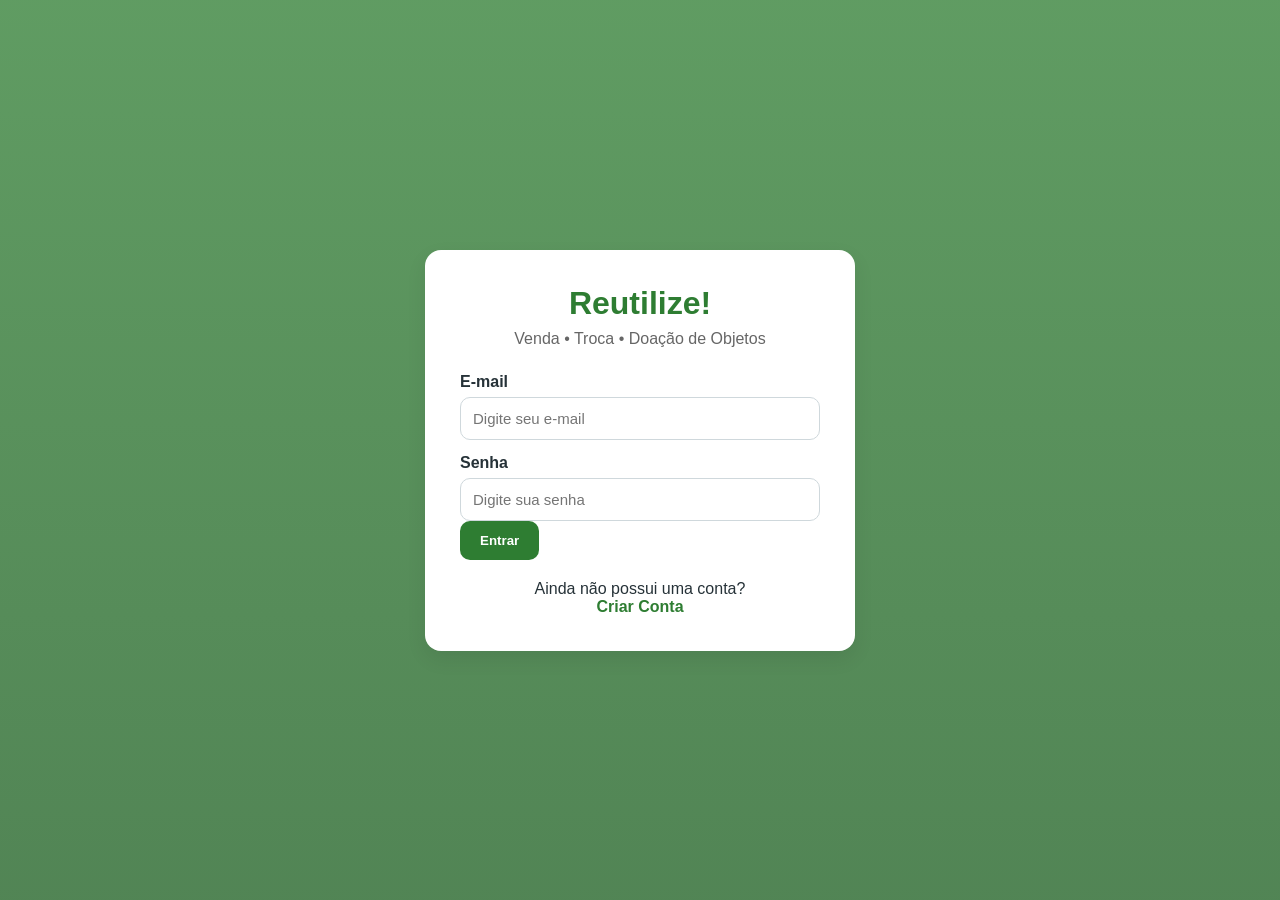
<file: index.html>
<!DOCTYPE html>
<html lang="pt-BR">

<head>

    <meta charset="UTF-8">

    <meta name="viewport" content="width=device-width, initial-scale=1.0">

    <title>Reutilize! - Marketplace Sustentável</title>

    <link rel="stylesheet" href="css/style.css">

</head>

<body>

<header>

    <div class="logo">

        <h1>Reutilize!</h1>

    </div>

    <nav>

        <a href="index.html">Início</a>

        <a href="novo-anuncio.html">Novo Anúncio</a>

        <a href="perfil.html">Meu Perfil</a>

        <button id="btnSair">Sair</button>

    </nav>

</header>

<section class="hero">

    <div class="hero-texto">

        <h2 id="nomeUsuario">Bem-vindo!</h2>

        <p>
            Venda, troque ou doe objetos que você não utiliza mais e contribua
            para um consumo mais sustentável.
        </p>

        <a href="novo-anuncio.html">
            <button class="btn-publicar">
                Publicar Anúncio
            </button>
        </a>

    </div>

</section>

<section class="pesquisa">

    <input
        type="text"
        id="pesquisa"
        placeholder="Pesquisar produtos..."
    >

    <select id="filtroCategoria">

        <option value="">Todas as categorias</option>

        <option>Eletrônicos</option>
        <option>Celulares</option>
        <option>Computadores</option>
        <option>Móveis</option>
        <option>Roupas</option>
        <option>Calçados</option>
        <option>Livros</option>
        <option>Esportes</option>
        <option>Brinquedos</option>
        <option>Outros</option>

    </select>

    <select id="filtroTipo">

        <option value="">Todos</option>

        <option>Venda</option>

        <option>Troca</option>

        <option>Doação</option>

    </select>

</section>


<main class="container">
    <div id="listaAnuncios" class="lista-anuncios">

    </div>

</main>

<footer>

    <p>

        © 2026 Reutilize!

    </p>

    <p>

        Incentivando a reutilização, venda, troca e doação de objetos.

    </p>

</footer>

<script src="js/anuncios.js"></script>

<script>

const anuncios = JSON.parse(localStorage.getItem("anuncios")) || [];

const total = document.getElementById("totalAnuncios");

if(total){

    total.textContent = anuncios.length;

}

</script>

</body>

</html>
</file>
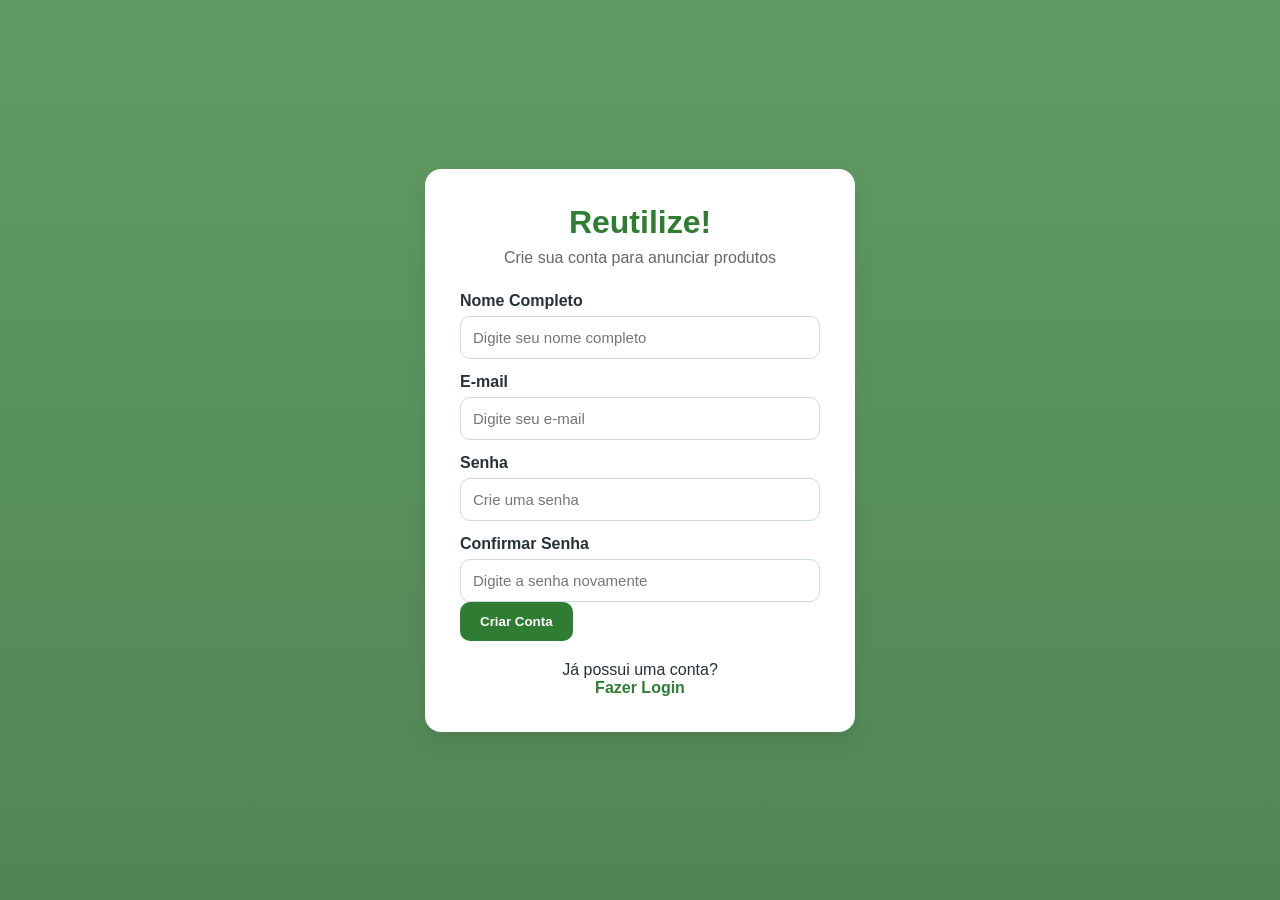
<file: cadastro.html>
<!DOCTYPE html>
<html lang="pt-BR">
<head>
    <meta charset="UTF-8">
    <meta name="viewport" content="width=device-width, initial-scale=1.0">
    <title>Reutilize! - Criar Conta</title>

    <link rel="stylesheet" href="css/style.css">
</head>
<body>

    <div class="login-container">

        <div class="login-card">

            <h1>Reutilize!</h1>

            <p class="subtitulo">
                Crie sua conta para anunciar produtos
            </p>

            <form id="formCadastro">

                <label>Nome Completo</label>
                <input
                    type="text"
                    id="nome"
                    placeholder="Digite seu nome completo"
                    required
                >

                <label>E-mail</label>
                <input
                    type="email"
                    id="email"
                    placeholder="Digite seu e-mail"
                    required
                >

                <label>Senha</label>
                <input
                    type="password"
                    id="senha"
                    placeholder="Crie uma senha"
                    required
                >

                <label>Confirmar Senha</label>
                <input
                    type="password"
                    id="confirmarSenha"
                    placeholder="Digite a senha novamente"
                    required
                >

                <button type="submit">
                    Criar Conta
                </button>

            </form>

            <div class="cadastro">

                <p>Já possui uma conta?</p>

                <a href="login.html">
                    Fazer Login
                </a>

            </div>

        </div>

    </div>

    <script src="js/usuarios.js"></script>

</body>
</html>
</file>
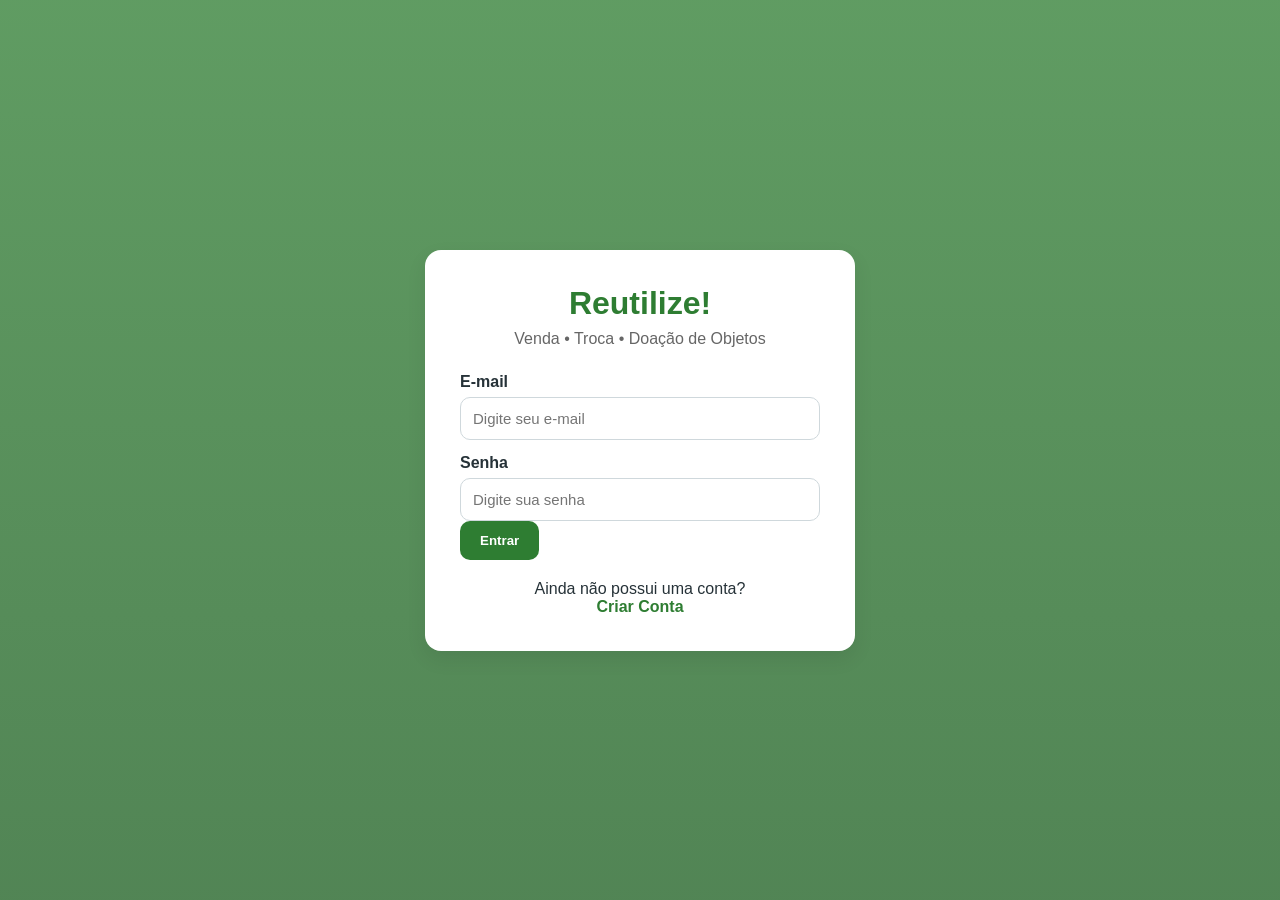
<file: detalhes.html>
<!DOCTYPE html>
<html lang="pt-BR">

<head>

    <meta charset="UTF-8">

    <meta name="viewport" content="width=device-width, initial-scale=1.0">

    <title>Detalhes do Produto</title>

    <link rel="stylesheet" href="css/style.css">

</head>

<body>

<header>

    <div class="logo">

        <h1>Reutilize!</h1>

    </div>

    <nav>

        <a href="index.html">Início</a>

        <a href="novo-anuncio.html">Novo Anúncio</a>

        <a href="perfil.html">Meu Perfil</a>

        <button id="btnSair">Sair</button>

    </nav>

</header>

<main class="container">

    <div id="detalhesProduto">

    </div>

</main>

<script src="js/anuncios.js"></script>

</body>

</html>
</file>
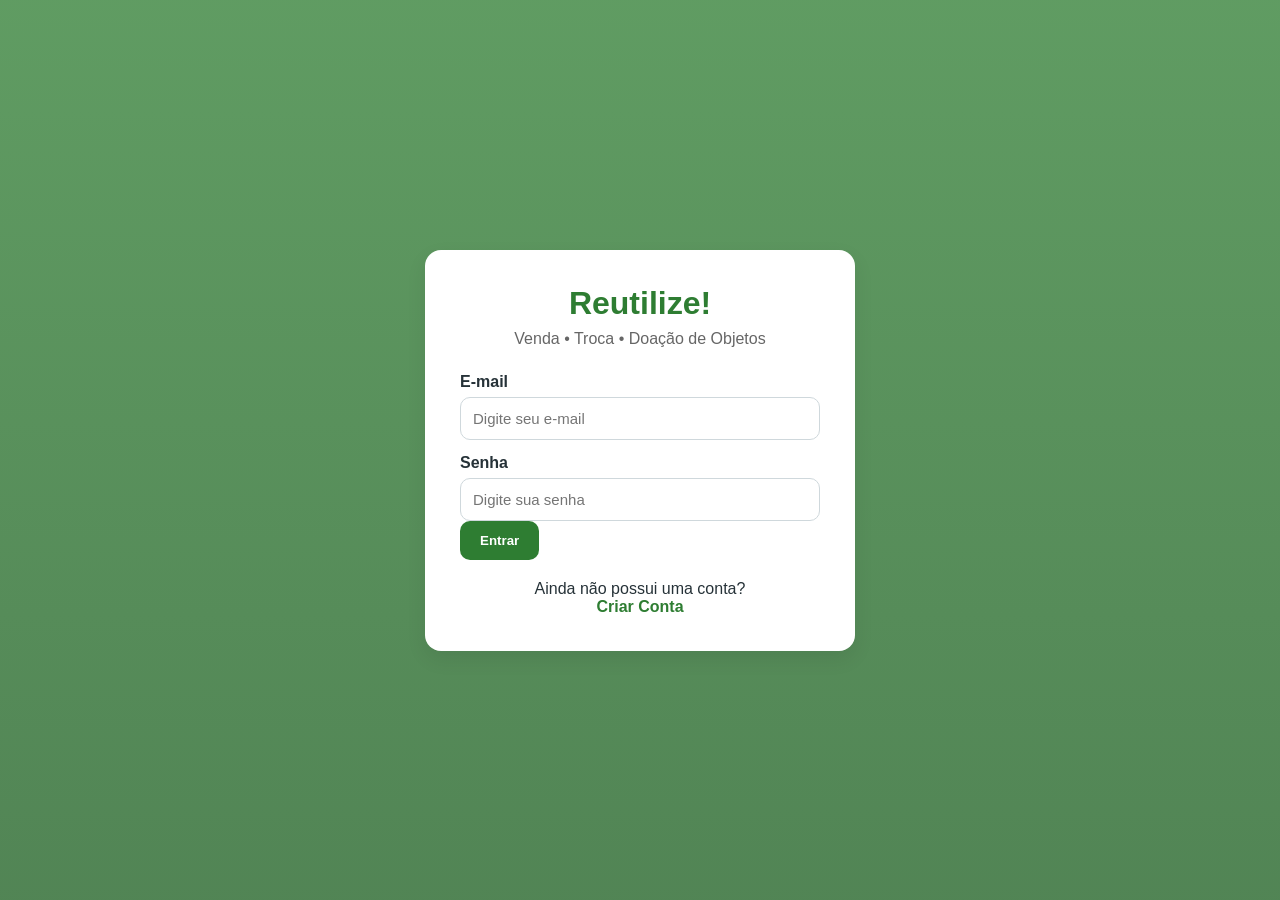
<file: login.html>
<!DOCTYPE html>
<html lang="pt-BR">
<head>
    <meta charset="UTF-8">
    <meta name="viewport" content="width=device-width, initial-scale=1.0">

    <title>Reutilize! - Login</title>

    <link rel="stylesheet" href="css/style.css">
</head>
<body>

    <div class="login-container">

        <div class="login-card">

            <h1>Reutilize!</h1>

            <p class="subtitulo">
                Venda • Troca • Doação de Objetos
            </p>

            <form id="formLogin">

                <label>E-mail</label>

                <input
                    type="email"
                    id="email"
                    placeholder="Digite seu e-mail"
                    required
                >

                <label>Senha</label>

                <input
                    type="password"
                    id="senha"
                    placeholder="Digite sua senha"
                    required
                >

                <button type="submit">
                    Entrar
                </button>

            </form>

            <div class="cadastro">

                <p>Ainda não possui uma conta?</p>

                <a href="cadastro.html">
                    Criar Conta
                </a>

            </div>

        </div>

    </div>

    <script src="js/login.js"></script>

</body>
</html>
</file>
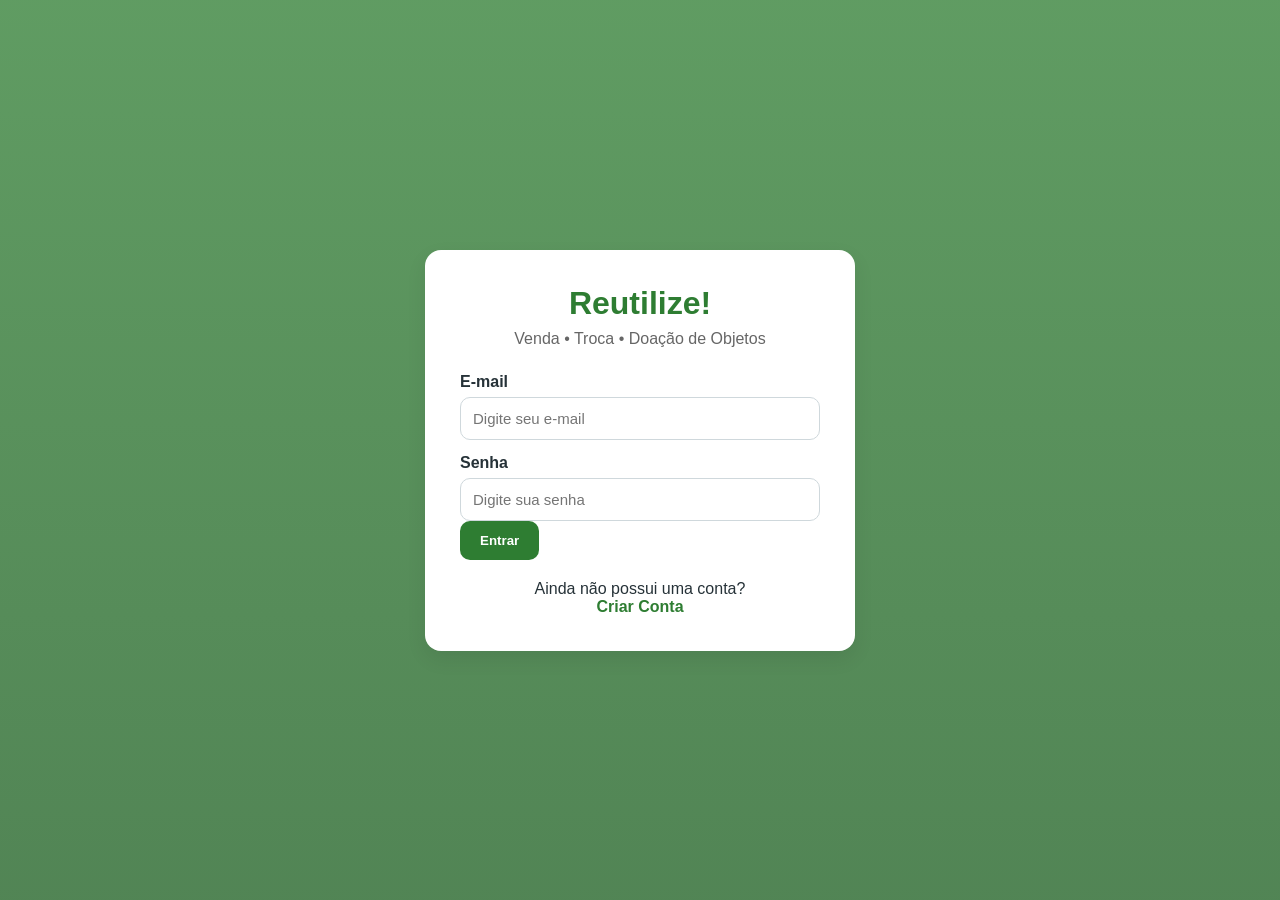
<file: novo-anuncio.html>
<!DOCTYPE html>
<html lang="pt-BR">

<head>
    <meta charset="UTF-8">
    <meta name="viewport" content="width=device-width, initial-scale=1.0">
    <title>Novo Anúncio - Reutilize!</title>

    <link rel="stylesheet" href="css/style.css">
</head>

<body>

<header>

    <div class="logo">
        <h1>Reutilize!</h1>
    </div>

    <nav>
        <a href="index.html">Início</a>
        <a href="perfil.html">Meu Perfil</a>
        <button id="btnSair">Sair</button>
    </nav>

</header>

<main class="container">

    <h2>Novo Anúncio</h2>

    <form id="formAnuncio">

        <label>Título</label>
        <input
            type="text"
            id="titulo"
            required
            placeholder="Ex.: Notebook Dell Inspiron"
        >

        <label>Categoria</label>

        <select id="categoria" required>

            <option value="">Selecione</option>

            <option>Eletrônicos</option>
            <option>Celulares</option>
            <option>Computadores</option>
            <option>Móveis</option>
            <option>Roupas</option>
            <option>Calçados</option>
            <option>Livros</option>
            <option>Esportes</option>
            <option>Brinquedos</option>
            <option>Outros</option>

        </select>

        <label>Tipo do anúncio</label>

        <select id="tipo" required>

            <option value="">Selecione</option>

            <option>Venda</option>
            <option>Troca</option>
            <option>Doação</option>

        </select>

        <div id="campoValor">

            <label>Valor (R$)</label>

            <input
                type="number"
                id="valor"
                min="0"
                step="0.01"
                placeholder="0,00"
            >

        </div>

        <label>Estado do produto</label>

        <select id="estado" required>

            <option>Novo</option>
            <option>Semi Novo</option>
            <option>Usado</option>

        </select>

        <label>Cidade</label>

        <input
            type="text"
            id="cidade"
            required
        >

        <label>Telefone para contato</label>

        <input
            type="tel"
            id="telefone"
            placeholder="(00) 00000-0000"
            required
        >

        <label>Descrição</label>

        <textarea
            id="descricao"
            rows="6"
            required
            placeholder="Descreva o produto..."
        ></textarea>

        <label>Imagens (até 5)</label>

        <input
            type="file"
            id="imagens"
            multiple
            accept="image/*"
        >

        <button type="submit">

            Publicar Anúncio

        </button>

    </form>

</main>

<script src="js/anuncios.js"></script>

</body>

</html>
</file>
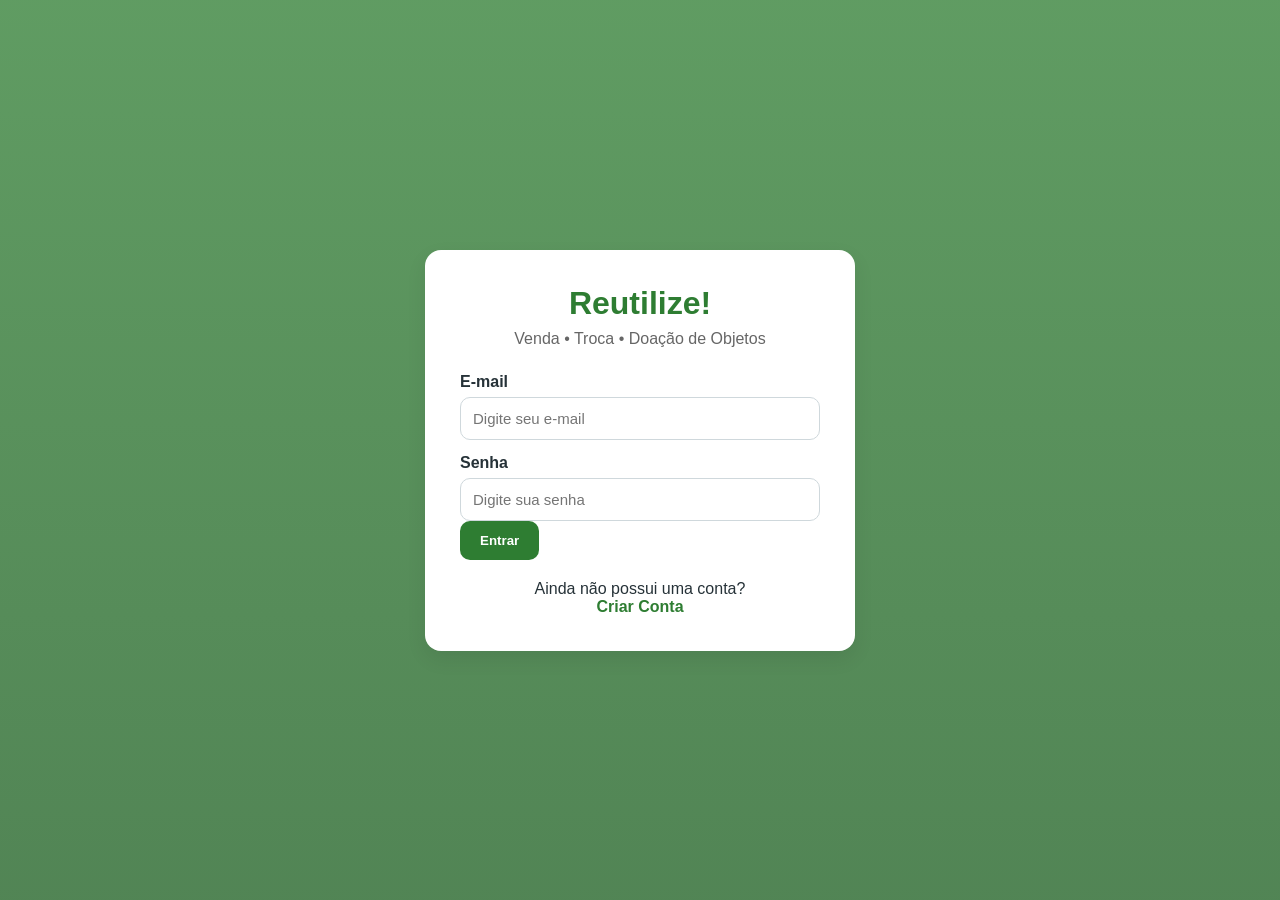
<file: perfil.html>
<!DOCTYPE html>
<html lang="pt-BR">

<head>

    <meta charset="UTF-8">
    <meta name="viewport" content="width=device-width, initial-scale=1.0">

    <title>Meu Perfil - Reutilize!</title>

    <link rel="stylesheet" href="css/style.css">

</head>

<body>

<header>

    <div class="logo">
        <h1>Reutilize!</h1>
    </div>

    <nav>

        <a href="index.html">Início</a>

        <a href="novo-anuncio.html">Novo Anúncio</a>

        <a href="perfil.html">Meu Perfil</a>

        <button id="btnSair">Sair</button>

    </nav>

</header>

<main class="container">

    <section class="perfil-card">

        <h2>Meu Perfil</h2>

        <div class="dados-perfil">

            <p>
                <strong>Nome:</strong>
                <span id="perfilNome"></span>
            </p>

            <p>
                <strong>E-mail:</strong>
                <span id="perfilEmail"></span>
            </p>

            <p>
                <strong>Total de anúncios:</strong>
                <span id="perfilQuantidade"></span>
            </p>

            <p>
                <strong>ID do usuário:</strong>
                <span id="perfilId"></span>
            </p>

        </div>

        <div class="acoes-perfil">

            <button id="btnEditarPerfil">

                Editar Perfil

            </button>

            <button id="btnSairPerfil">

                Sair

            </button>

        </div>

    </section>
    <section class="meus-anuncios">

    <h2>Meus Anúncios</h2>

    <p id="quantidadeAnuncios"></p>

    <div id="listaMeusAnuncios" class="lista-anuncios">

    </div>

</section>

</main>

<script src="js/anuncios.js"></script>

</body>

</html>
</file>
<file: css/style.css>
html, body {
    height: 100%;
    margin: 0;
}

body {
    display: flex;
    flex-direction: column;
    min-height: 100vh;

    font-family: 'Segoe UI', Tahoma, Geneva, Verdana, sans-serif;
    background: #f4f8f2;
    color: #263238;
}
main {
    flex: 1;
}
footer {
    background: #2E7D32;
    color: white;
    text-align: center;
    padding: 20px;
    margin-top: auto;
}
.hero {
    background: linear-gradient(rgba(46,125,50,0.7), rgba(46,125,50,0.7)),
                url("https://images.unsplash.com/photo-1441974231531-c6227db76b6e?auto=format&fit=crop&w=1400&q=80") center/cover;

    height: 350px;

    display: flex;
    justify-content: center;
    align-items: center;
    text-align: center;

    color: white;

    padding: 20px;
}
.hero-texto {
    max-width: 700px;
    display: flex;
    flex-direction: column;
    align-items: center;
    justify-content: center;
}
.hero-texto h2 {
    font-size: 2.8rem;
    margin-bottom: 20px;
}

.hero-texto p {
    font-size: 1.2rem;
    line-height: 1.7;
    margin-bottom: 30px;
    max-width: 650px;
}
.btn-publicar {
    padding: 14px 28px;
    font-size: 1rem;
    border-radius: 10px;
    background: #2E7D32;
    color: white;
    border: none;
    cursor: pointer;
    transition: 0.3s;
}

.btn-publicar:hover {
    background: #1B5E20;
    transform: scale(1.05);
}
:root{
 --primary:#2E7D32;
 --primary-dark:#1B5E20;
 --secondary:#81C784;
 --bg:#F4F8F2;
 --card:#fff;
 --text:#263238;
 --accent:#A5D6A7;
 --danger:#D32F2F;
 --radius:12px;
 --shadow:0 8px 20px rgba(0,0,0,.08);
}
*{margin:0;padding:0;box-sizing:border-box}
body{font-family:Segoe UI,Arial,sans-serif;background:var(--bg);color:var(--text)}
header{background:linear-gradient(90deg,var(--primary),var(--primary-dark));color:#fff;padding:15px 40px;display:flex;justify-content:space-between;align-items:center;box-shadow:var(--shadow)}
.logo h1{font-size:30px}
nav{display:flex;gap:15px;align-items:center;flex-wrap:wrap}
nav a,nav button{text-decoration:none;color:#fff;background:transparent;border:none;padding:10px 16px;border-radius:8px;cursor:pointer;font-weight:600}
nav a:hover,nav button:hover{background:rgba(255,255,255,.15)}
.container{max-width:1200px;margin:30px auto;padding:25px}
.login-container{min-height:100vh;display:flex;justify-content:center;align-items:center;background:linear-gradient(rgba(46,125,50,.75),rgba(27,94,32,.75)),url('https://images.unsplash.com/photo-1441974231531-c6227db76b6e?auto=format&fit=crop&w=1600&q=80') center/cover}
.login-card,.perfil-card{background:#fff;padding:35px;border-radius:16px;box-shadow:var(--shadow);width:100%;max-width:430px}
.login-card h1{text-align:center;color:var(--primary);margin-bottom:8px}
.subtitulo{text-align:center;color:#666;margin-bottom:25px}
label{display:block;margin:14px 0 6px;font-weight:600}
input,select,textarea{width:100%;padding:12px;border:1px solid #cfd8dc;border-radius:10px;font-size:15px}
input:focus,select:focus,textarea:focus{outline:none;border-color:var(--primary)}
button{background:var(--primary);color:#fff;border:none;border-radius:10px;padding:12px 20px;cursor:pointer;font-weight:700;transition:.2s}
button:hover{background:var(--primary-dark);transform:translateY(-2px)}
.cadastro{text-align:center;margin-top:20px}
.cadastro a{color:var(--primary);font-weight:bold;text-decoration:none}
.boas-vindas{text-align:center;padding:25px}
.pesquisa{display:flex;gap:15px;flex-wrap:wrap;justify-content:center;padding:20px}
.pesquisa input{flex:2;min-width:250px}
.pesquisa select{flex:1;min-width:180px}
.lista-anuncios{display:grid;grid-template-columns:repeat(auto-fit,minmax(300px,1fr));gap:25px}
.card-anuncio{background:#fff;border-radius:16px;overflow:hidden;box-shadow:var(--shadow);transition:.25s}
.card-anuncio:hover{transform:translateY(-5px)}
.card-anuncio img{width:100%;height:220px;object-fit:cover}
.conteudo-card{padding:18px}
.conteudo-card h3{color:var(--primary);margin-bottom:10px}
.preco{font-size:22px;font-weight:bold;color:var(--primary-dark);margin:10px 0}
.btn-detalhes,.btn-editar,.btn-excluir{width:100%;margin-top:10px}
.btn-editar{background:#1976D2}
.btn-editar:hover{background:#0D47A1}
.btn-excluir{background:var(--danger)}
.btn-excluir:hover{background:#B71C1C}
.acoes-anuncio{display:flex;flex-direction:column}
.sem-anuncios{background:#fff;padding:30px;text-align:center;border-radius:16px;box-shadow:var(--shadow)}
.detalhes-card{background:#fff;padding:30px;border-radius:16px;box-shadow:var(--shadow)}
.galeria{display:grid;grid-template-columns:repeat(auto-fit,minmax(220px,1fr));gap:15px;margin:20px 0}
.imagem-detalhe{width:100%;height:220px;object-fit:cover;border-radius:10px}
.dados-perfil p{margin:12px 0}
.acoes-perfil{display:flex;gap:10px;margin-top:20px}
@media(max-width:768px){
header{flex-direction:column;gap:15px}
nav{justify-content:center}
.container{padding:15px}
.pesquisa{flex-direction:column}
}
</file>
